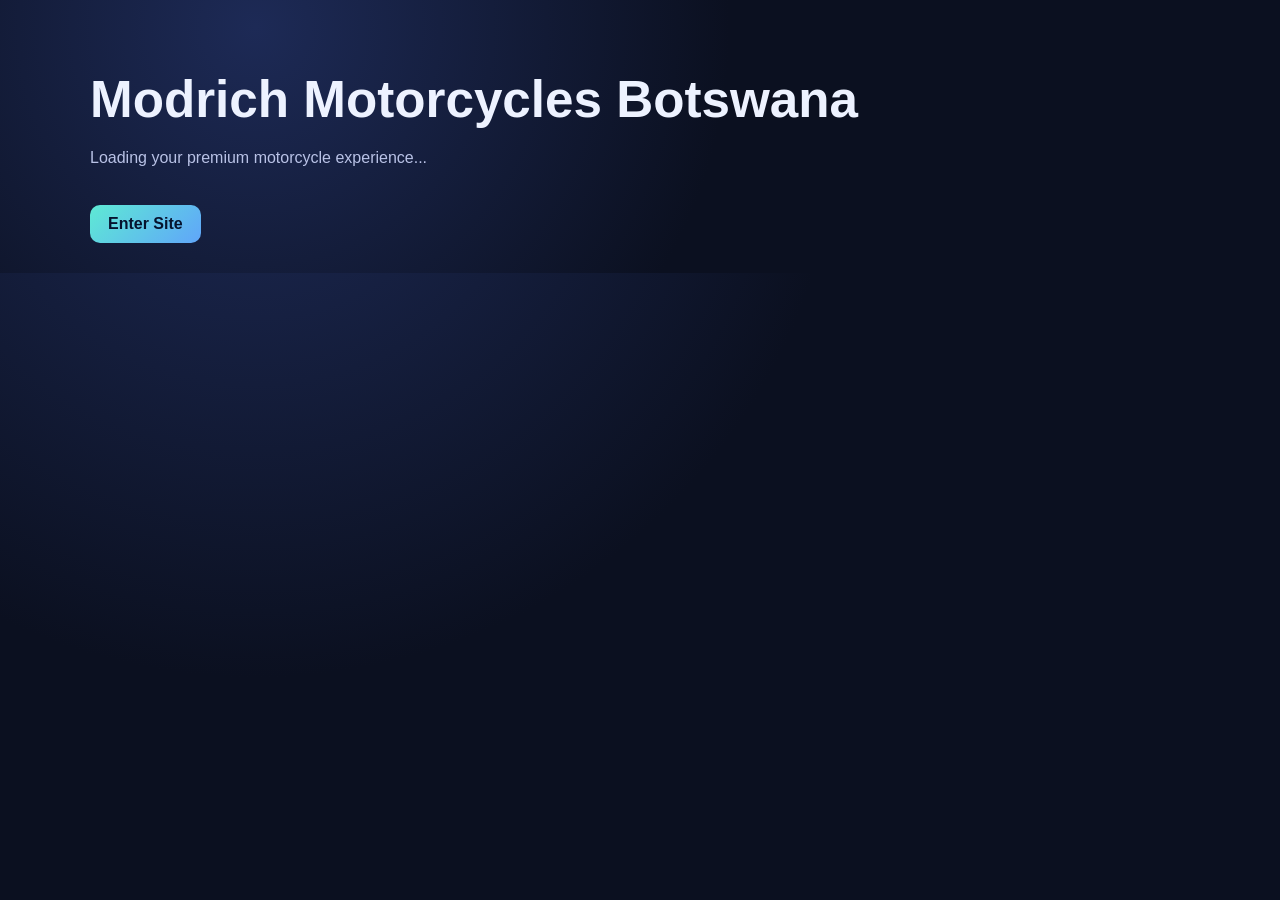
<file: Index.html>
<!DOCTYPE html>
<html lang="en">
<head>
  <meta charset="UTF-8">
  <meta name="viewport" content="width=device-width, initial-scale=1.0">
  <title>Welcome | Modrich Motorcycles Botswana</title>
  <link rel="stylesheet" href="styles.css">
  <script>
    setTimeout(function () {
      window.location.href = "home.html";
    }, 2200);
  </script>
</head>
<body>
  <main class="container hero">
    <h1>Modrich Motorcycles Botswana</h1>
    <p>Loading your premium motorcycle experience...</p>
    <a class="btn" href="home.html">Enter Site</a>
  </main>
</body>
</html>
</file>
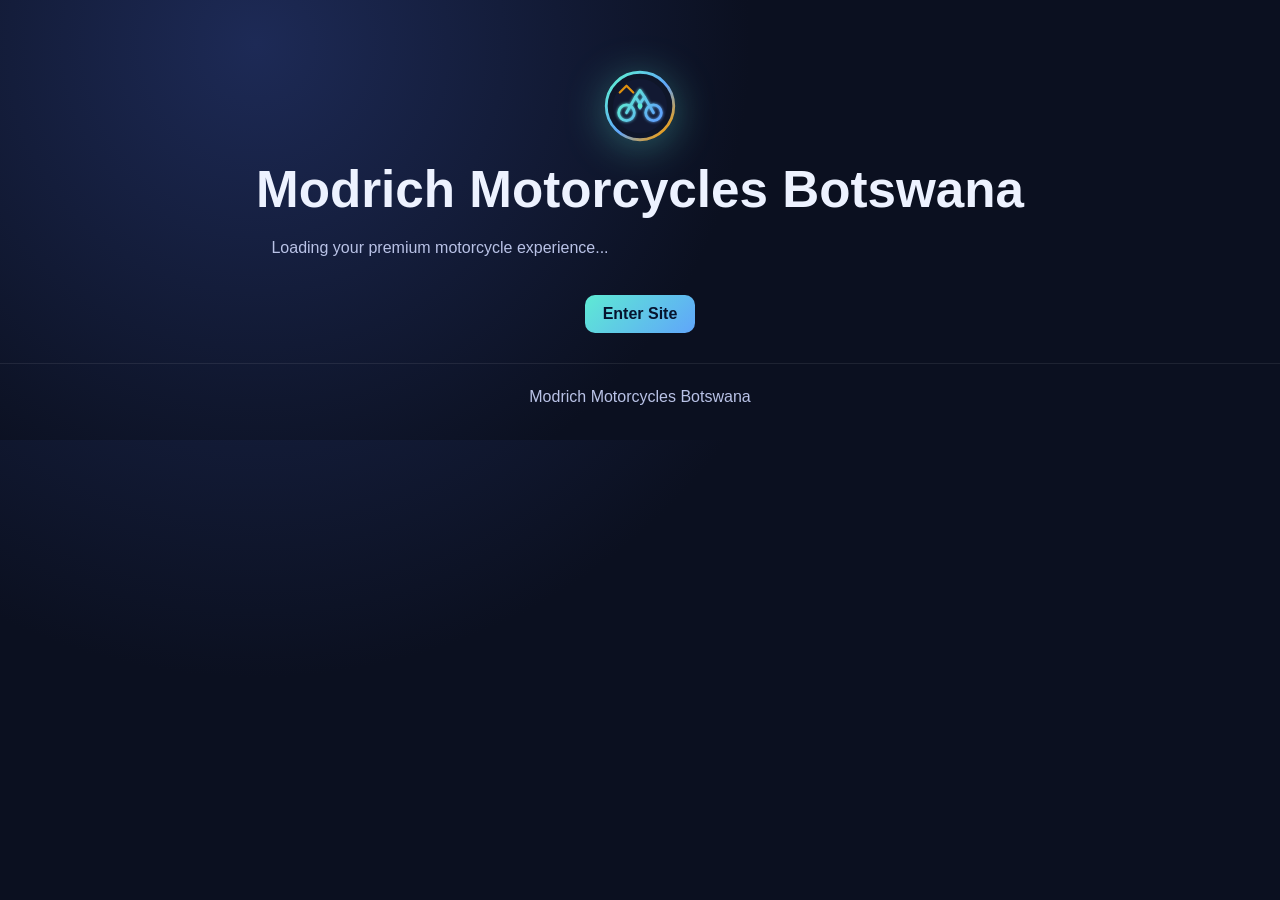
<file: index.html>
<!DOCTYPE html>
<html lang="en">
<head>
  <meta charset="UTF-8">
  <meta name="viewport" content="width=device-width, initial-scale=1.0">
  <title>Welcome | Modrich Motorcycles Botswana</title>
  <link rel="stylesheet" href="styles.css">
  <script>
    setTimeout(function () {
      window.location.href = "home.html";
    }, 2200);
  </script>
</head>
<body>
  <main class="container hero splash-hero">
    <img src="assets/logo.svg" alt="Modrich Motorcycles" class="site-logo splash-logo" width="72" height="72">
    <h1>Modrich Motorcycles Botswana</h1>
    <p>Loading your premium motorcycle experience...</p>
    <a class="btn" href="home.html">Enter Site</a>
  </main>
  <footer class="footer">
    <div class="container">Modrich Motorcycles Botswana</div>
  </footer>
</body>
</html>
</file>
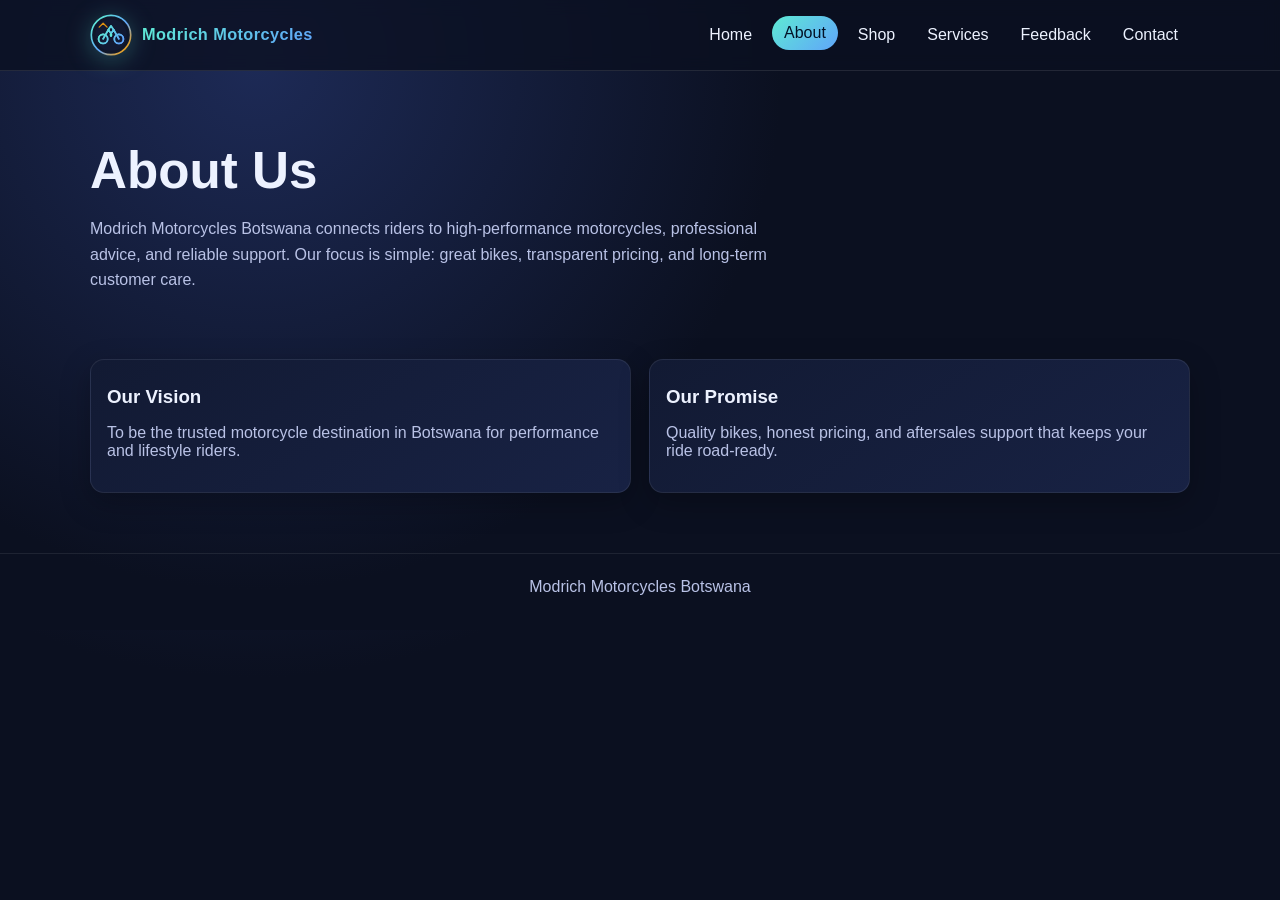
<file: about.html>
<!DOCTYPE html>
<html lang="en">
<head>
  <meta charset="UTF-8">
  <meta name="viewport" content="width=device-width, initial-scale=1.0">
  <title>About | Modrich Motorcycles Botswana</title>
  <link rel="stylesheet" href="styles.css">
</head>
<body>
  <header class="topbar">
    <div class="container nav">
      <a href="home.html" class="brand">
        <img src="assets/logo.svg" alt="" class="site-logo" width="42" height="42">
        <span class="brand-text">Modrich Motorcycles</span>
      </a>
      <nav class="nav-links">
        <a href="home.html">Home</a>
        <a class="active" href="about.html">About</a>
        <a href="shop.html">Shop</a>
        <a href="services.html">Services</a>
        <a href="feedback.html">Feedback</a>
        <a href="contact.html">Contact</a>
      </nav>
    </div>
  </header>

  <main class="container">
    <section class="hero">
      <h1>About Us</h1>
      <p>Modrich Motorcycles Botswana connects riders to high-performance motorcycles, professional advice, and reliable support. Our focus is simple: great bikes, transparent pricing, and long-term customer care.</p>
    </section>
    <section class="grid">
      <article class="card">
        <h3>Our Vision</h3>
        <p class="muted">To be the trusted motorcycle destination in Botswana for performance and lifestyle riders.</p>
      </article>
      <article class="card">
        <h3>Our Promise</h3>
        <p class="muted">Quality bikes, honest pricing, and aftersales support that keeps your ride road-ready.</p>
      </article>
    </section>
  </main>
  <footer class="footer">
    <div class="container">Modrich Motorcycles Botswana</div>
  </footer>
</body>
</html>
</file>
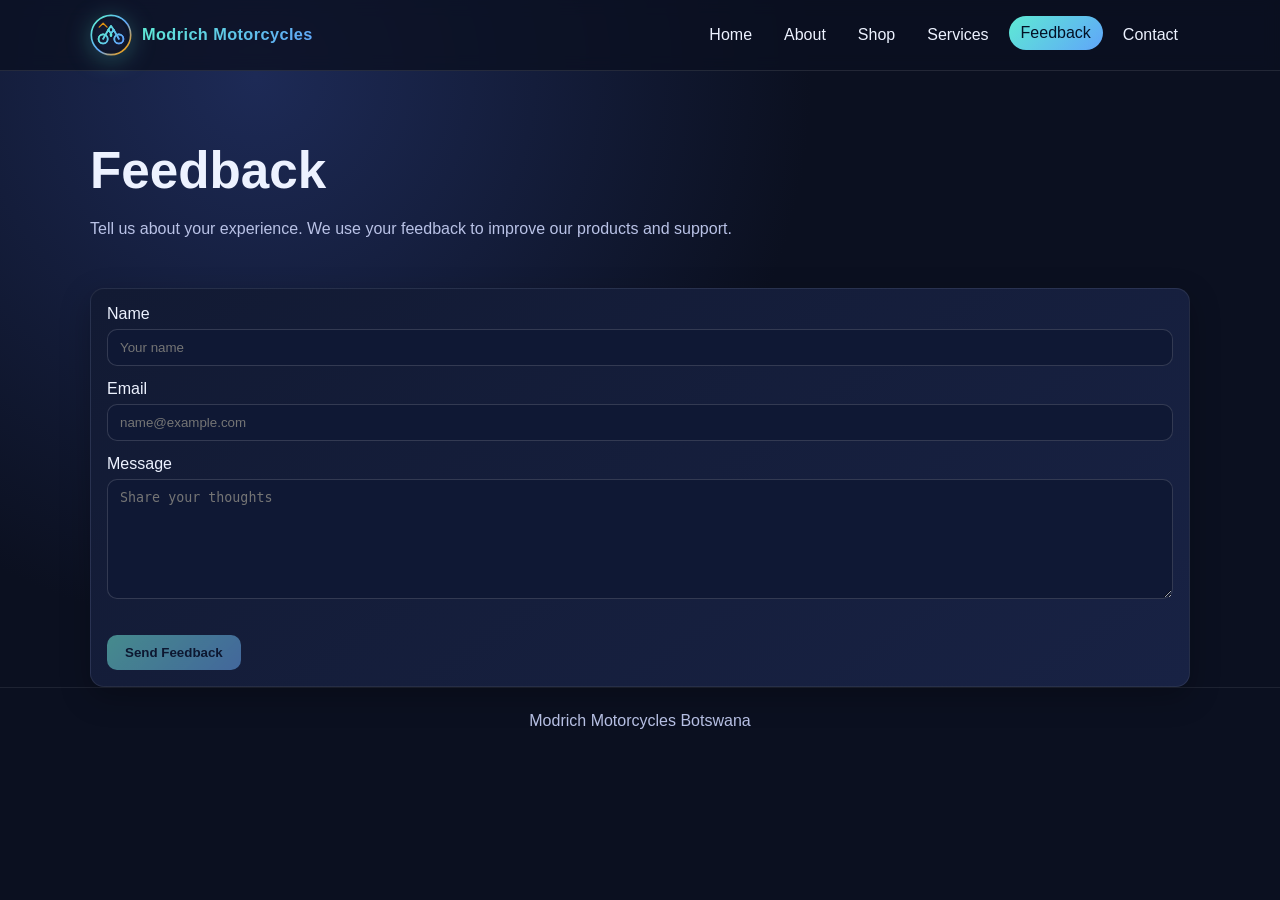
<file: feedback.html>
<!DOCTYPE html>
<html lang="en">
<head>
  <meta charset="UTF-8">
  <meta name="viewport" content="width=device-width, initial-scale=1.0">
  <title>Feedback | Modrich Motorcycles Botswana</title>
  <link rel="stylesheet" href="styles.css">
</head>
<body>
  <header class="topbar">
    <div class="container nav">
      <a href="home.html" class="brand">
        <img src="assets/logo.svg" alt="" class="site-logo" width="42" height="42">
        <span class="brand-text">Modrich Motorcycles</span>
      </a>
      <nav class="nav-links">
        <a href="home.html">Home</a>
        <a href="about.html">About</a>
        <a href="shop.html">Shop</a>
        <a href="services.html">Services</a>
        <a class="active" href="feedback.html">Feedback</a>
        <a href="contact.html">Contact</a>
      </nav>
    </div>
  </header>

  <main class="container">
    <section class="hero">
      <h1>Feedback</h1>
      <p class="muted">Tell us about your experience. We use your feedback to improve our products and support.</p>
    </section>
    <section class="card">
      <form class="form" id="feedback-form">
        <label for="name">Name</label>
        <input id="name" type="text" placeholder="Your name" required>

        <label for="email">Email</label>
        <input id="email" type="email" placeholder="name@example.com" required>

        <label for="message">Message</label>
        <textarea id="message" placeholder="Share your thoughts" required></textarea>

        <button class="btn" id="submit-btn" type="submit" disabled>Send Feedback</button>
      </form>
      <p id="thank-you-message" class="thank-you" hidden>Thank you for your feedback. We appreciate your response.</p>
    </section>
  </main>
  <footer class="footer">
    <div class="container">Modrich Motorcycles Botswana</div>
  </footer>

  <script>
    (function () {
      const form = document.getElementById("feedback-form");
      const submitBtn = document.getElementById("submit-btn");
      const thankYouMessage = document.getElementById("thank-you-message");
      const fields = [
        document.getElementById("name"),
        document.getElementById("email"),
        document.getElementById("message")
      ];

      function validateForm() {
        const allFilled = fields.every(function (field) {
          return field.value.trim() !== "";
        });
        submitBtn.disabled = !allFilled;
      }

      fields.forEach(function (field) {
        field.addEventListener("input", validateForm);
      });

      form.addEventListener("submit", function (event) {
        event.preventDefault();
        validateForm();
        if (submitBtn.disabled) return;

        form.reset();
        submitBtn.disabled = true;
        thankYouMessage.hidden = false;
      });
    })();
  </script>
</body>
</html>
</file>
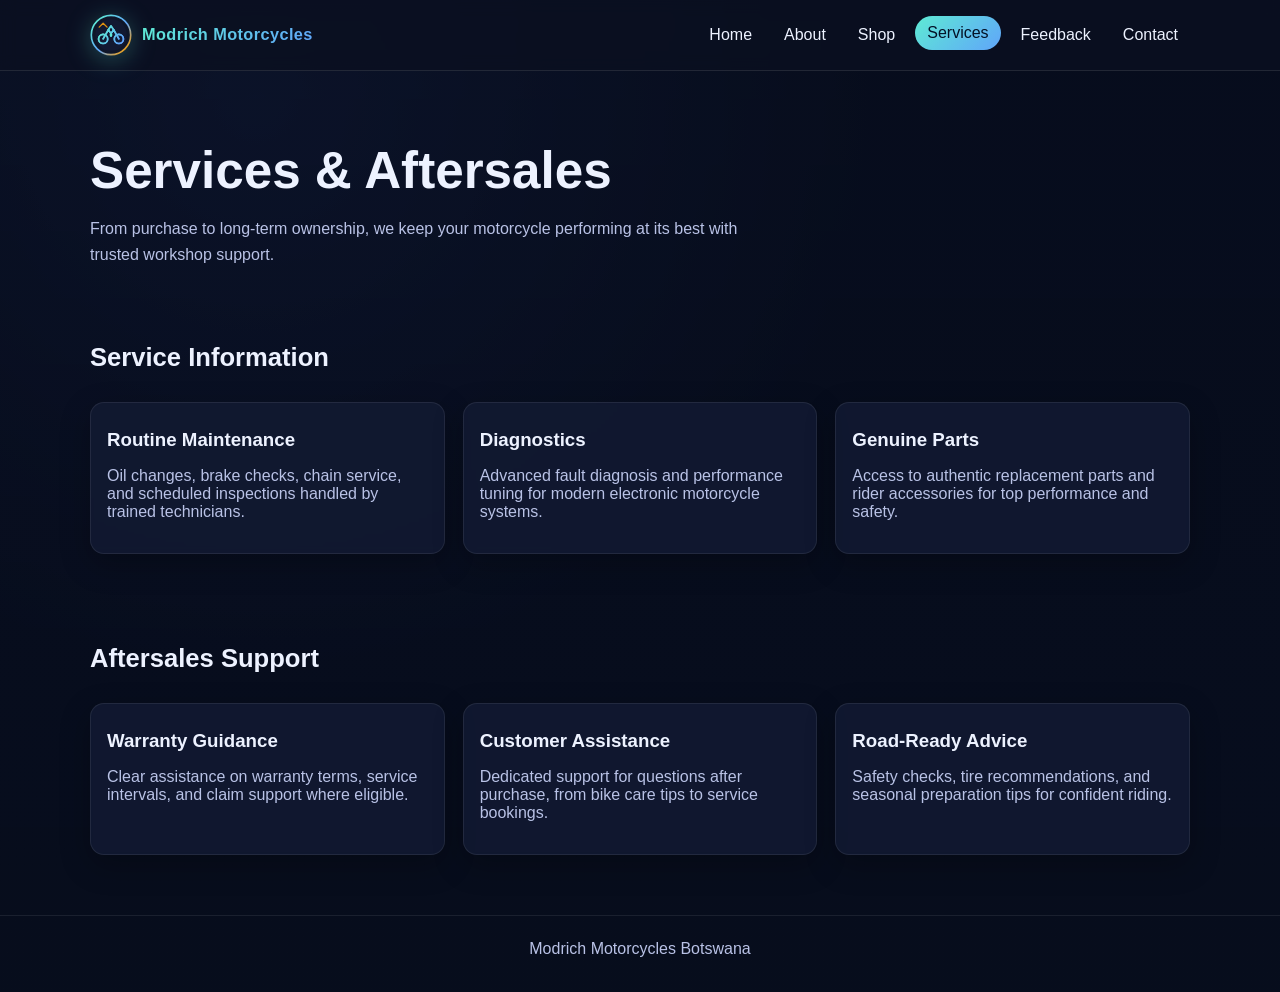
<file: services.html>
<!DOCTYPE html>
<html lang="en">
<head>
  <meta charset="UTF-8">
  <meta name="viewport" content="width=device-width, initial-scale=1.0">
  <title>Services | Modrich Motorcycles Botswana</title>
  <link rel="stylesheet" href="styles.css">
</head>
<body class="services-page">
  <header class="topbar">
    <div class="container nav">
      <a href="home.html" class="brand">
        <img src="assets/logo.svg" alt="" class="site-logo" width="42" height="42">
        <span class="brand-text">Modrich Motorcycles</span>
      </a>
      <nav class="nav-links">
        <a href="home.html">Home</a>
        <a href="about.html">About</a>
        <a href="shop.html">Shop</a>
        <a class="active" href="services.html">Services</a>
        <a href="feedback.html">Feedback</a>
        <a href="contact.html">Contact</a>
      </nav>
    </div>
  </header>

  <main class="container">
    <section class="hero">
      <h1>Services & Aftersales</h1>
      <p>From purchase to long-term ownership, we keep your motorcycle performing at its best with trusted workshop support.</p>
    </section>

    <h2 class="section-title">Service Information</h2>
    <section class="grid">
      <article class="card">
        <h3>Routine Maintenance</h3>
        <p class="muted">Oil changes, brake checks, chain service, and scheduled inspections handled by trained technicians.</p>
      </article>
      <article class="card">
        <h3>Diagnostics</h3>
        <p class="muted">Advanced fault diagnosis and performance tuning for modern electronic motorcycle systems.</p>
      </article>
      <article class="card">
        <h3>Genuine Parts</h3>
        <p class="muted">Access to authentic replacement parts and rider accessories for top performance and safety.</p>
      </article>
    </section>

    <h2 class="section-title">Aftersales Support</h2>
    <section class="grid">
      <article class="card">
        <h3>Warranty Guidance</h3>
        <p class="muted">Clear assistance on warranty terms, service intervals, and claim support where eligible.</p>
      </article>
      <article class="card">
        <h3>Customer Assistance</h3>
        <p class="muted">Dedicated support for questions after purchase, from bike care tips to service bookings.</p>
      </article>
      <article class="card">
        <h3>Road-Ready Advice</h3>
        <p class="muted">Safety checks, tire recommendations, and seasonal preparation tips for confident riding.</p>
      </article>
    </section>
  </main>
  <footer class="footer">
    <div class="container">Modrich Motorcycles Botswana</div>
  </footer>
</body>
</html>
</file>
<file: styles.css>
:root {
  --bg: #0b1020;
  --surface: #121a33;
  --surface-soft: #182244;
  --text: #edf2ff;
  --muted: #b9c2e6;
  --primary: #5eead4;
  --secondary: #60a5fa;
  --accent: #f59e0b;
  --danger: #fb7185;
  --radius: 14px;
  --shadow: 0 10px 30px rgba(0, 0, 0, 0.25);
}

* {
  box-sizing: border-box;
}

html,
body {
  margin: 0;
  padding: 0;
  font-family: "Segoe UI", Tahoma, Geneva, Verdana, sans-serif;
  background: radial-gradient(circle at 20% 10%, #1d2a56 0%, var(--bg) 45%);
  color: var(--text);
  min-height: 100%;
}

body.services-page {
  background:
    linear-gradient(rgba(6, 12, 28, 0.78), rgba(6, 12, 28, 0.84)),
    url("https://i.pinimg.com/1200x/1e/a1/ad/1ea1ad8297e3e361330ba3c716c067d2.jpg") center/cover fixed no-repeat;
}

body.services-page .card {
  background: rgba(18, 26, 51, 0.86);
  backdrop-filter: blur(2px);
}

img {
  max-width: 100%;
  display: block;
  border-radius: 10px;
}

a {
  color: var(--primary);
  text-decoration: none;
}

.container {
  width: min(1100px, 92%);
  margin: 0 auto;
}

.topbar {
  position: sticky;
  top: 0;
  backdrop-filter: blur(8px);
  background: rgba(11, 16, 32, 0.78);
  border-bottom: 1px solid rgba(255, 255, 255, 0.1);
  z-index: 10;
}

.nav {
  display: flex;
  align-items: center;
  justify-content: space-between;
  gap: 16px;
  padding: 14px 0;
}

.brand {
  display: inline-flex;
  align-items: center;
  gap: 10px;
  font-weight: 700;
  letter-spacing: 0.4px;
  color: var(--text);
  text-decoration: none;
  transition: transform 0.25s ease, opacity 0.25s ease;
}

.brand:hover {
  transform: translateY(-1px);
  opacity: 0.95;
}

.site-logo {
  width: 42px;
  height: 42px;
  flex-shrink: 0;
  border-radius: 10px;
  object-fit: contain;
  filter: drop-shadow(0 4px 12px rgba(94, 234, 212, 0.28));
}

.brand-text {
  background: linear-gradient(135deg, var(--primary), var(--secondary));
  -webkit-background-clip: text;
  background-clip: text;
  color: transparent;
  font-size: 1.02rem;
  line-height: 1.2;
}

.splash-hero {
  text-align: center;
}

.splash-logo {
  width: 72px;
  height: 72px;
  margin: 0 auto 18px;
  filter: drop-shadow(0 6px 20px rgba(94, 234, 212, 0.35));
}

.nav-links {
  display: flex;
  flex-wrap: wrap;
  gap: 8px;
}

.nav-links a {
  padding: 8px 12px;
  border-radius: 999px;
  color: var(--text);
  transition: transform 0.25s ease, background-color 0.25s ease, color 0.25s ease;
}

.nav-links a:hover,
.nav-links a.active {
  background: linear-gradient(135deg, var(--primary), var(--secondary));
  color: #031126;
  transform: translateY(-2px);
}

.hero {
  padding: 70px 0 30px;
  animation: fadeInUp 0.8s ease both;
}

.hero h1 {
  font-size: clamp(2rem, 4.8vw, 3.2rem);
  margin: 0 0 12px;
}

.hero p {
  color: var(--muted);
  max-width: 700px;
  line-height: 1.6;
}

.btn {
  display: inline-block;
  margin-top: 18px;
  background: linear-gradient(135deg, var(--primary), var(--secondary));
  color: #06132e;
  font-weight: 600;
  padding: 10px 18px;
  border-radius: 10px;
  transition: transform 0.25s ease, box-shadow 0.25s ease;
}

.btn:hover {
  transform: translateY(-2px);
  box-shadow: var(--shadow);
}

.grid {
  display: grid;
  gap: 18px;
  grid-template-columns: repeat(auto-fit, minmax(220px, 1fr));
  padding: 20px 0 60px;
}

.card {
  background: linear-gradient(145deg, var(--surface), var(--surface-soft));
  border: 1px solid rgba(255, 255, 255, 0.08);
  border-radius: var(--radius);
  padding: 16px;
  box-shadow: var(--shadow);
  transition: transform 0.3s ease, border-color 0.3s ease;
  animation: fadeInUp 0.7s ease both;
  cursor: pointer;
}

.card:hover,
.card:active,
.card.clicked {
  transform: translateY(-8px) scale(1.015);
  border-color: rgba(94, 234, 212, 0.6);
  box-shadow: 0 14px 32px rgba(0, 0, 0, 0.35);
}

.card:hover {
  animation: cardFloat 1.6s ease-in-out infinite;
}

.card h3,
.card h2 {
  margin-top: 10px;
  margin-bottom: 6px;
}

.price {
  color: var(--accent);
  font-weight: 700;
}

.specs {
  margin: 12px 0 0;
  padding-left: 18px;
  color: var(--muted);
  line-height: 1.45;
  font-size: 0.93rem;
}

.specs li {
  margin-bottom: 4px;
}

.section-title {
  margin-top: 30px;
  margin-bottom: 10px;
  font-size: 1.6rem;
}

.muted {
  color: var(--muted);
}

.form input,
.form textarea {
  width: 100%;
  margin-top: 6px;
  margin-bottom: 14px;
  background: #0f1834;
  color: var(--text);
  border: 1px solid rgba(255, 255, 255, 0.15);
  border-radius: 10px;
  padding: 10px 12px;
}

.form textarea {
  min-height: 120px;
  resize: vertical;
}

.form button {
  border: none;
  cursor: pointer;
}

.form button:disabled {
  cursor: not-allowed;
  opacity: 0.55;
  filter: grayscale(0.15);
  transform: none;
  box-shadow: none;
}

.thank-you {
  margin-top: 14px;
  padding: 12px 14px;
  border-radius: 10px;
  border: 1px solid rgba(94, 234, 212, 0.5);
  background: rgba(94, 234, 212, 0.14);
  color: #d1fae5;
}

.footer {
  padding: 24px 0 34px;
  text-align: center;
  color: var(--muted);
  border-top: 1px solid rgba(255, 255, 255, 0.08);
}

.contact-grid {
  grid-template-columns: repeat(auto-fit, minmax(200px, 1fr));
  gap: 14px;
  padding-bottom: 28px;
}

.contact-card {
  padding: 14px 16px;
  cursor: default;
}

.contact-card:hover,
.contact-card:active,
.contact-card.clicked {
  animation: none;
  transform: translateY(-3px);
}

.contact-card-link {
  display: block;
  color: inherit;
  text-decoration: none;
}

.brand-logo {
  width: 20px;
  height: 20px;
  display: block;
  border-radius: 0;
  object-fit: contain;
}

.contact-card-link h3 {
  margin: 8px 0 4px;
  font-size: 1rem;
  font-weight: 600;
}

.contact-card-link p,
.contact-detail {
  margin: 0;
  font-size: 0.88rem;
  line-height: 1.4;
}

.contact-detail {
  color: var(--muted);
  word-break: break-word;
}

.map-section {
  padding-bottom: 48px;
}

.map-panel {
  max-width: 560px;
  margin: 0 auto;
  padding: 18px 18px 14px;
}

.map-panel .section-title {
  margin-top: 0;
  font-size: 1.2rem;
}

.map-panel .muted {
  margin: 0 0 12px;
  font-size: 0.9rem;
}

.map-wrap {
  border-radius: 10px;
  overflow: hidden;
  border: 1px solid rgba(255, 255, 255, 0.08);
  background: #0f1834;
}

.map-wrap iframe {
  display: block;
  width: 100%;
  height: 200px;
  border: 0;
  filter: saturate(0.92) contrast(1.02);
}

.slideshow {
  position: relative;
  border-radius: var(--radius);
  overflow: hidden;
  min-height: 320px;
  border: 1px solid rgba(255, 255, 255, 0.12);
  box-shadow: var(--shadow);
  margin-top: 8px;
}

.slide {
  position: absolute;
  inset: 0;
  opacity: 0;
  transform: scale(1.02);
  transition: opacity 0.6s ease, transform 0.6s ease;
}

.slide.active {
  opacity: 1;
  transform: scale(1);
  z-index: 1;
}

.slide img {
  width: 100%;
  height: 420px;
  object-fit: cover;
  border-radius: 0;
}

.slide-caption {
  position: absolute;
  left: 16px;
  bottom: 16px;
  padding: 10px 14px;
  background: rgba(0, 0, 0, 0.55);
  border: 1px solid rgba(255, 255, 255, 0.2);
  border-radius: 10px;
  color: #f3f4f6;
}

.slide-btn {
  position: absolute;
  top: 50%;
  transform: translateY(-50%);
  z-index: 2;
  border: none;
  width: 42px;
  height: 42px;
  border-radius: 50%;
  cursor: pointer;
  color: #fff;
  background: rgba(0, 0, 0, 0.45);
  transition: background-color 0.25s ease;
}

.slide-btn:hover {
  background: rgba(0, 0, 0, 0.7);
}

.slide-btn.prev {
  left: 10px;
}

.slide-btn.next {
  right: 10px;
}

.slide-dots {
  display: flex;
  justify-content: center;
  gap: 8px;
  margin: 12px 0 24px;
}

.dot {
  width: 11px;
  height: 11px;
  border-radius: 50%;
  border: none;
  cursor: pointer;
  background: rgba(255, 255, 255, 0.35);
}

.dot.active {
  background: var(--primary);
}

@keyframes fadeInUp {
  from {
    opacity: 0;
    transform: translateY(18px);
  }
  to {
    opacity: 1;
    transform: translateY(0);
  }
}

@keyframes cardFloat {
  0% {
    transform: translateY(-8px) scale(1.015);
  }
  50% {
    transform: translateY(-14px) scale(1.02);
  }
  100% {
    transform: translateY(-8px) scale(1.015);
  }
}

@media (max-width: 700px) {
  .nav {
    flex-direction: column;
    align-items: flex-start;
  }

  .hero {
    padding-top: 42px;
  }

  .slide img {
    height: 290px;
  }

  .slide-caption {
    font-size: 0.9rem;
    left: 10px;
    right: 10px;
    bottom: 10px;
  }
}
</file>
